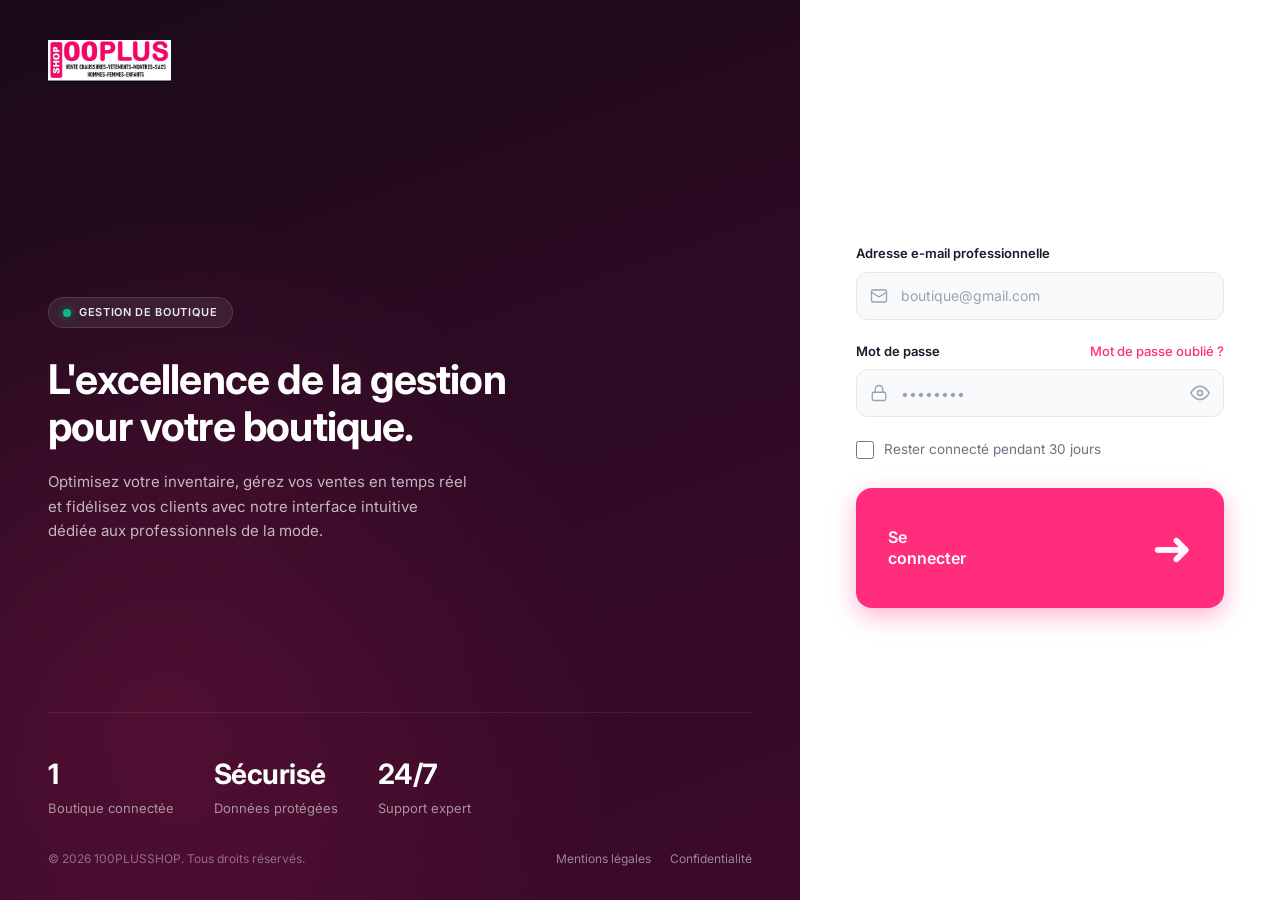
<file: index.html>
<!DOCTYPE html>
<html lang="fr">
<head>
  <meta charset="UTF-8" />
  <meta name="viewport" content="width=device-width, initial-scale=1.0" />
  <title>100PLUSSHOP - Connexion</title>
  <meta name="api-base" content="https://100plusshop-backend-pied.vercel.app/api">
  <meta name="theme-color" content="#FF2D7B" />
  <meta name="mobile-web-app-capable" content="yes" />
  <meta name="apple-mobile-web-app-capable" content="yes" />
  <meta name="apple-mobile-web-app-status-bar-style" content="black-translucent" />
  <meta name="apple-mobile-web-app-title" content="100PLUSSHOP" />
  <link rel="manifest" href="manifest.webmanifest" />
  <link rel="icon" type="image/png" sizes="192x192" href="icons/icon-192.png" />
  <link rel="apple-touch-icon" href="icons/icon-192.png" />

  <link rel="stylesheet" href="style.css" />
  <link rel="preconnect" href="https://fonts.googleapis.com">
  <link rel="preconnect" href="https://fonts.gstatic.com" crossorigin>
  <link href="https://fonts.googleapis.com/css2?family=Inter:wght@400;500;600;700;800&display=swap" rel="stylesheet">
</head>
<body>

  <div class="container">

    <!-- Partie gauche -->
    <div class="left-panel">
      <div class="logo">
        <img src="logo_100plus.jpg.jpeg" alt="100PLUSSHOP" onerror="this.style.display='none'; this.nextElementSibling.style.display='flex'">
        <div class="logo-fallback" style="display:none; align-items:center; gap:8px;">
          <span style="background:#FF2D7B; color:#fff; font-weight:800; font-size:13px; padding:6px 10px; border-radius:6px; letter-spacing:-0.02em;">SHOP<br><span style="font-size:11px; font-weight:600;">00PLUS</span></span>
          <span style="font-weight:700; font-size:18px; letter-spacing:-0.03em;">100PLUSSHOP</span>
        </div>
      </div>

      <div class="content">
        <div class="badge">
          <span class="dot"></span>
          GESTION DE BOUTIQUE
        </div>

        <h1>L'excellence de la gestion pour votre boutique.</h1>

        <p>
          Optimisez votre inventaire, gérez vos ventes en temps réel
          et fidélisez vos clients avec notre interface intuitive dédiée
          aux professionnels de la mode.
        </p>
      </div>

      <div class="stats">
        <div>
          <h2>1</h2>
          <span>Boutique connectée</span>
        </div>
        <div>
          <h2>Sécurisé</h2>
          <span>Données protégées</span>
        </div>
        <div>
          <h2>24/7</h2>
          <span>Support expert</span>
        </div>
      </div>

      <div class="footer-left">
        <span>© 2026 100PLUSSHOP. Tous droits réservés.</span>
        <div>
          <a href="#">Mentions légales</a>
          <a href="#">Confidentialité</a>
        </div>
      </div>
    </div>

    <!-- Partie droite -->
    <div class="right-panel">

      <form id="loginForm" class="login-card" novalidate>

        <div class="field">
          <label for="email">Adresse e-mail professionnelle</label>
          <div class="input-wrapper">
            <svg class="icon-left" viewBox="0 0 24 24" fill="none" stroke="currentColor" stroke-width="1.8" stroke-linecap="round" stroke-linejoin="round">
              <rect x="2" y="4" width="20" height="16" rx="2"/>
              <path d="m22 7-8.97 5.7a1.94 1.94 0 0 1-2.06 0L2 7"/>
            </svg>
            <input type="email" id="email" name="email" placeholder="boutique@gmail.com" required autocomplete="email">
          </div>
        </div>

        <div class="field">
          <div class="label-row">
            <label for="password">Mot de passe</label>
            <a href="#" id="forgotPassword">Mot de passe oublié ?</a>
          </div>
          <div class="input-wrapper">
            <svg class="icon-left" viewBox="0 0 24 24" fill="none" stroke="currentColor" stroke-width="1.8" stroke-linecap="round" stroke-linejoin="round">
              <rect x="3" y="11" width="18" height="11" rx="2" ry="2"/>
              <path d="M7 11V7a5 5 0 0 1 10 0v4"/>
            </svg>
            <input type="password" id="password" name="password" placeholder="••••••••" required autocomplete="current-password">
            <button type="button" class="icon-right" id="togglePassword" aria-label="Afficher le mot de passe" aria-pressed="false">
              <svg id="eyeIcon" viewBox="0 0 24 24" fill="none" stroke="currentColor" stroke-width="1.8" stroke-linecap="round" stroke-linejoin="round">
                <path d="M1 12s4-8 11-8 11 8 11 8-4 8-11 8-11-8-11-8z"/>
                <circle cx="12" cy="12" r="3"/>
              </svg>
            </button>
          </div>
        </div>

        <div class="remember">
          <input type="checkbox" id="remember" name="remember">
          <label for="remember">Rester connecté pendant 30 jours</label>
        </div>

        <button type="submit" class="login-btn" id="submitBtn">
          <span class="btn-text">
            <span>Se</span>
            <span>connecter</span>
          </span>
          <span class="arrow">➜</span>
        </button>
<div id="message" class="message" role="alert"></div>

      </form>

        
      
    </div>
  </div>

  <script src="script.js"></script>
  <script src="js/pwa-register.js?v=6"></script>
</body>
</html>
</file>
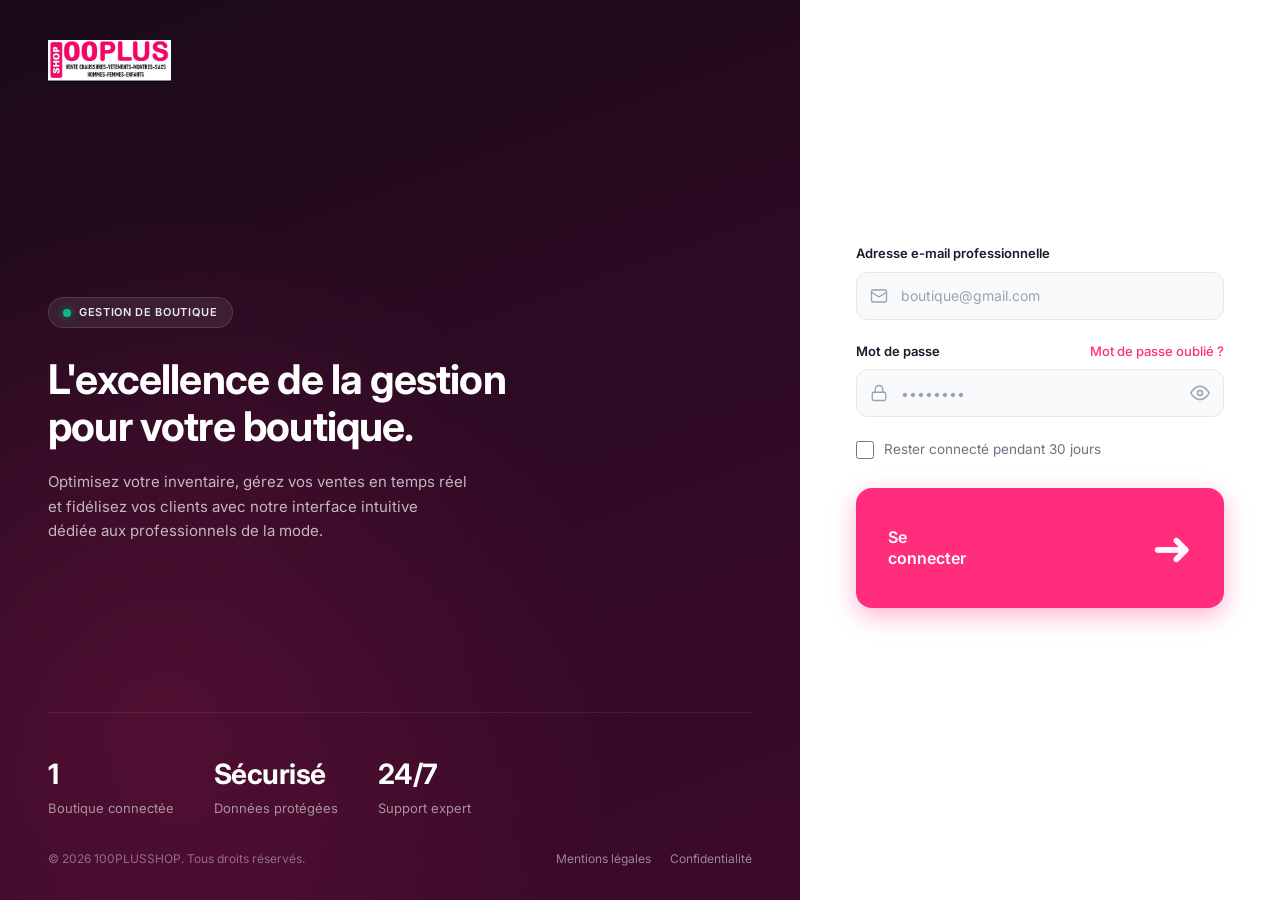
<file: app.html>
<!DOCTYPE html>
<html lang="fr">
<head>
  <meta charset="UTF-8" />
  <meta name="viewport" content="width=device-width, initial-scale=1.0, viewport-fit=cover" />
  <title>100PLUSSHOP — Application</title>
  <meta name="api-base" content="https://100plusshop-backend-pied.vercel.app/api">
  <meta name="theme-color" content="#FF2D7B" />
  <meta name="mobile-web-app-capable" content="yes" />
  <meta name="apple-mobile-web-app-capable" content="yes" />
  <meta name="apple-mobile-web-app-status-bar-style" content="black-translucent" />
  <meta name="apple-mobile-web-app-title" content="100PLUSSHOP" />
  <link rel="manifest" href="manifest.webmanifest" />
  <link rel="icon" type="image/png" sizes="192x192" href="icons/icon-192.png" />
  <link rel="apple-touch-icon" href="icons/icon-192.png" />

  <link rel="stylesheet" href="css/app.css" />
  <link href="https://fonts.googleapis.com/css2?family=Inter:wght@400;500;600;700;800&display=swap" rel="stylesheet">
</head>
<body>
  <div class="sidebar-overlay" id="sidebarOverlay" aria-hidden="true"></div>
  <div class="app-layout">
    <aside class="sidebar" id="sidebar">
      <div class="sidebar-brand">
        <span class="brand-badge">100+</span>
        <span class="brand-name">100PLUSSHOP</span>
        <button type="button" class="sidebar-close" id="btnCloseSidebar" aria-label="Fermer le menu">
          <svg width="20" height="20" viewBox="0 0 24 24" fill="none" stroke="currentColor" stroke-width="2"><path d="M18 6L6 18M6 6l12 12"/></svg>
        </button>
      </div>
      <nav class="sidebar-nav">
        <a href="#" class="nav-item active" data-page="dashboard">
          <span class="nav-icon"><svg viewBox="0 0 24 24" fill="none" stroke="currentColor" stroke-width="2"><rect x="3" y="3" width="7" height="7" rx="1"/><rect x="14" y="3" width="7" height="7" rx="1"/><rect x="3" y="14" width="7" height="7" rx="1"/><rect x="14" y="14" width="7" height="7" rx="1"/></svg></span>
          Tableau de bord
        </a>
        <a href="#" class="nav-item" data-page="produits">
          <span class="nav-icon"><svg viewBox="0 0 24 24" fill="none" stroke="currentColor" stroke-width="2"><path d="M21 16V8a2 2 0 0 0-1-1.73l-7-4a2 2 0 0 0-2 0l-7 4A2 2 0 0 0 3 8v8a2 2 0 0 0 1 1.73l7 4a2 2 0 0 0 2 0l7-4A2 2 0 0 0 21 16z"/><path d="M3.27 6.96L12 12.01l8.73-5.05M12 22.08V12"/></svg></span>
          Produits
        </a>

               <a href="#" class="nav-item" data-page="marques">
          <span class="nav-icon">
            <svg viewBox="0 0 24 24" fill="none" stroke="currentColor" stroke-width="2" stroke-linecap="round" stroke-linejoin="round">
              <path d="M20.59 13.41l-7.17 7.17a2 2 0 0 1-2.83 0L2 12V2h10l8.59 8.59a2 2 0 0 1 0 2.82z"/>
              <line x1="7" y1="7" x2="7.01" y2="7"/>
            </svg>
          </span>
          <span class="nav-label">Marques</span>
        </a>
        <a href="#" class="nav-item" data-page="categories">
          <span class="nav-icon">
            <svg viewBox="0 0 24 24" fill="none" stroke="currentColor" stroke-width="2" stroke-linecap="round" stroke-linejoin="round">
              <path d="M22 19a2 2 0 0 1-2 2H4a2 2 0 0 1-2-2V5a2 2 0 0 1 2-2h5l2 3h9a2 2 0 0 1 2 2z"/>
            </svg>
          </span>
          <span class="nav-label">Catégories</span>
        </a>

        <a href="#" class="nav-item" data-page="pos">
          <span class="nav-icon"><svg viewBox="0 0 24 24" fill="none" stroke="currentColor" stroke-width="2"><circle cx="9" cy="21" r="1"/><circle cx="20" cy="21" r="1"/><path d="M1 1h4l2.68 13.39a2 2 0 0 0 2 1.61h9.72a2 2 0 0 0 2-1.61L23 6H6"/></svg></span>
          Point de vente
        </a>
        <a href="#" class="nav-item" data-page="ventes">
          <span class="nav-icon"><svg viewBox="0 0 24 24" fill="none" stroke="currentColor" stroke-width="2"><path d="M3 3v18h18"/><path d="M7 16l4-8 4 4 5-7"/></svg></span>
          Historique des ventes
        </a>
        <a href="#" class="nav-item" data-page="clients">
          <span class="nav-icon"><svg viewBox="0 0 24 24" fill="none" stroke="currentColor" stroke-width="2"><path d="M17 21v-2a4 4 0 0 0-4-4H5a4 4 0 0 0-4 4v2"/><circle cx="9" cy="7" r="4"/><path d="M23 21v-2a4 4 0 0 0-3-3.87M16 3.13a4 4 0 0 1 0 7.75"/></svg></span>
          Clients
        </a>
        <a href="#" class="nav-item" data-page="stocks">
          <span class="nav-icon"><svg viewBox="0 0 24 24" fill="none" stroke="currentColor" stroke-width="2"><path d="M21 8a2 2 0 0 0-1-1.73l-7-4a2 2 0 0 0-2 0l-7 4A2 2 0 0 0 3 8v8a2 2 0 0 0 1 1.73l7 4a2 2 0 0 0 2 0l7-4A2 2 0 0 0 21 16z"/></svg></span>
          Stocks
        </a>
        <a href="#" class="nav-item" data-page="factures">
          <span class="nav-icon"><svg viewBox="0 0 24 24" fill="none" stroke="currentColor" stroke-width="2"><path d="M14 2H6a2 2 0 0 0-2 2v16a2 2 0 0 0 2 2h12a2 2 0 0 0 2-2V8z"/><path d="M14 2v6h6M16 13H8M16 17H8M10 9H8"/></svg></span>
          Factures
        </a>
        <a href="#" class="nav-item" data-page="depenses">
          <span class="nav-icon"><svg viewBox="0 0 24 24" fill="none" stroke="currentColor" stroke-width="2"><path d="M12 1v22M17 5H9.5a3.5 3.5 0 0 0 0 7h5a3.5 3.5 0 0 1 0 7H6"/></svg></span>
          Dépenses
        </a>
        <a href="#" class="nav-item" data-page="rapports">
          <span class="nav-icon"><svg viewBox="0 0 24 24" fill="none" stroke="currentColor" stroke-width="2"><path d="M18 20V10M12 20V4M6 20v-6"/></svg></span>
          Rapports
        </a>
        <a href="#" class="nav-item" data-page="fournisseurs">
          <span class="nav-icon"><svg viewBox="0 0 24 24" fill="none" stroke="currentColor" stroke-width="2"><path d="M3 9l9-7 9 7v11a2 2 0 0 1-2 2H5a2 2 0 0 1-2-2z"/><path d="M9 22V12h6v10"/></svg></span>
          Fournisseurs
        </a>
        <a href="#" class="nav-item" data-page="achats">
          <span class="nav-icon"><svg viewBox="0 0 24 24" fill="none" stroke="currentColor" stroke-width="2"><path d="M21 16V8a2 2 0 0 0-1-1.73l-7-4a2 2 0 0 0-2 0l-7 4A2 2 0 0 0 3 8v8a2 2 0 0 0 1 1.73l7 4a2 2 0 0 0 2 0l7-4A2 2 0 0 0 21 16z"/></svg></span>
          Achats
        </a>
        <a href="#" class="nav-item" data-page="promotions">
          <span class="nav-icon"><svg viewBox="0 0 24 24" fill="none" stroke="currentColor" stroke-width="2"><path d="M20.59 13.41l-7.17 7.17a2 2 0 0 1-2.83 0L2 12V2h10l8.59 8.59a2 2 0 0 1 0 2.82z"/><line x1="7" y1="7" x2="7.01" y2="7"/></svg></span>
          Promotions
        </a>
      </nav>
      <div class="sidebar-footer">
        <a href="#" class="nav-item" data-page="utilisateurs" id="navUsers">
          <span class="nav-icon"><svg viewBox="0 0 24 24" fill="none" stroke="currentColor" stroke-width="2"><circle cx="12" cy="12" r="3"/><path d="M12 1v2M12 21v2M4.22 4.22l1.42 1.42M18.36 18.36l1.42 1.42M1 12h2M21 12h2M4.22 19.78l1.42-1.42M18.36 5.64l1.42-1.42"/></svg></span>
          Utilisateurs
        </a>
        <a href="#" class="nav-item" data-page="journal">
          <span class="nav-icon">📋</span>
          <span class="nav-label">Journal</span>
        </a>
        <a href="#" class="nav-item" data-page="corbeille">
          <span class="nav-icon">🗑️</span>
          <span class="nav-label">Corbeille</span>
        </a>
        <a href="#" class="nav-item logout" id="btnLogout">
          <span class="nav-icon"><svg viewBox="0 0 24 24" fill="none" stroke="currentColor" stroke-width="2"><path d="M9 21H5a2 2 0 0 1-2-2V5a2 2 0 0 1 2-2h4M16 17l5-5-5-5M21 12H9"/></svg></span>
          Déconnexion
        </a>
      </div>
    </aside>
    <div class="main">
      <header class="topbar">
        <div class="topbar-left">
          <button type="button" class="menu-toggle" id="btnOpenSidebar" aria-label="Ouvrir le menu">
            <svg width="22" height="22" viewBox="0 0 24 24" fill="none" stroke="currentColor" stroke-width="2"><path d="M3 12h18M3 6h18M3 18h18"/></svg>
          </button>
          <div class="breadcrumb" id="breadcrumb">Tableau de bord</div>
        </div>
        <div class="topbar-right">
          
          <div class="user-chip" id="userChip">—</div>
        </div>
      </header>
      <main class="content" id="pageContent">
        <div class="loading-state">Chargement…</div>
      </main>
    </div>
  </div>
  <script src="js/api.js"></script>
  <script src="js/pagination.js"></script>
  <script src="js/pages/dashboard.js"></script>
  <script src="js/pages/produits.js"></script>
  <script src="js/pages/marque.js"></script>
  <script src="js/pages/categorie.js"></script>
  <script src="js/pages/ventes.js"></script>
  <script src="js/pages/clients.js"></script>
  <script src="js/pages/stocks.js"></script>
  <script src="js/pages/factures.js"></script>
  <script src="js/pages/pos.js"></script>
  <script src="js/pages/depenses.js"></script>
  <script src="js/pages/rapports.js"></script>
  <script src="js/pages/fournisseurs.js"></script>
  <script src="js/pages/achats.js"></script>
  <script src="js/pages/promotions.js"></script>
  <script src="js/pages/utilisateurs.js"></script>
  <script src="js/pages/journal.js"></script>
  <script src="js/pages/corbeille.js"></script>
  <script src="js/app.js"></script>
  <script src="js/pwa-register.js?v=6"></script>
</body>
</html>
</file>
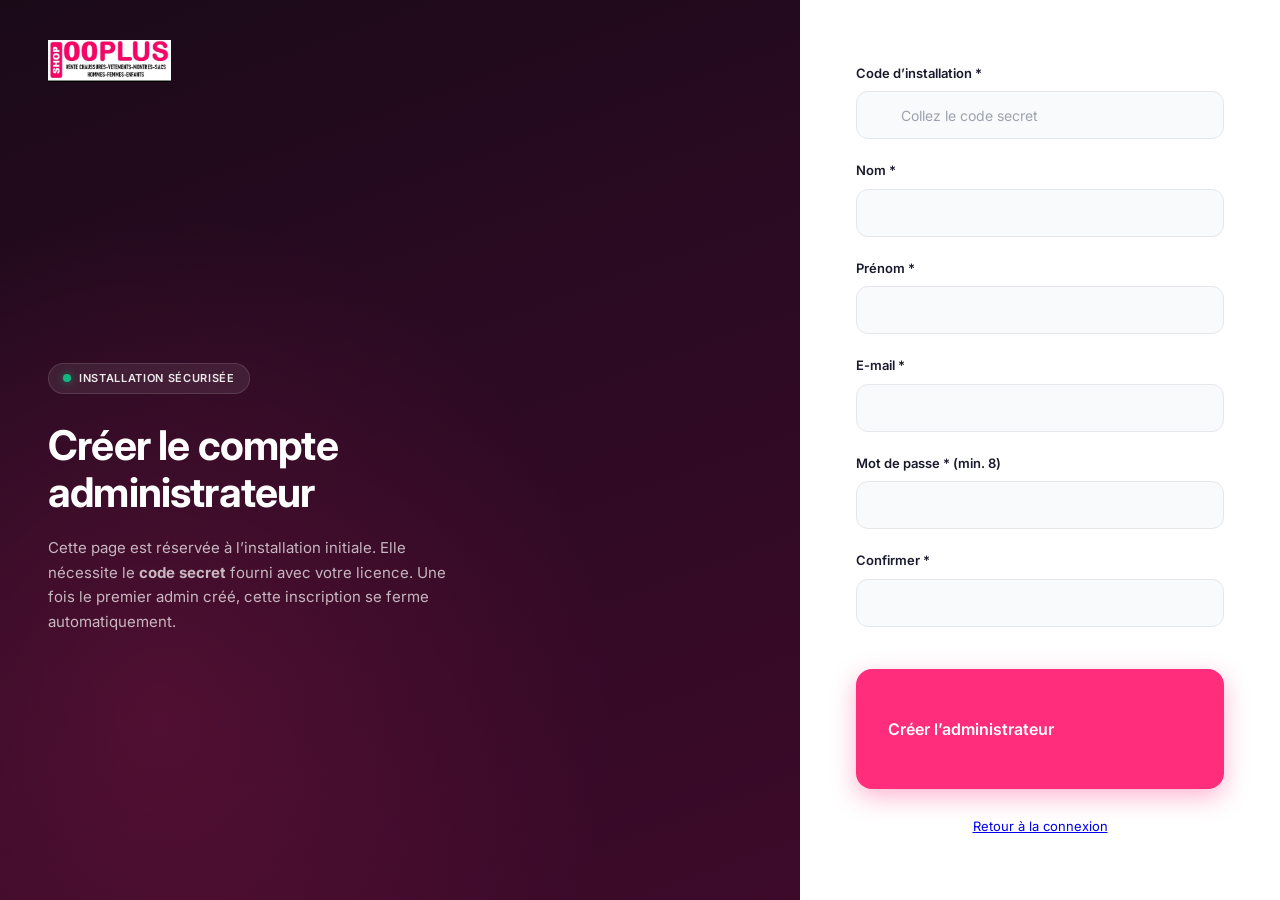
<file: inscription-admin.html>
<!DOCTYPE html>
<html lang="fr">
<head>
  <meta charset="UTF-8" />
  <meta name="viewport" content="width=device-width, initial-scale=1.0" />
  <title>100PLUSSHOP — Installation admin</title>
  <meta name="api-base" content="https://100plusshop-backend-pied.vercel.app/api" />
  <meta name="theme-color" content="#FF2D7B" />
  <meta name="mobile-web-app-capable" content="yes" />
  <meta name="apple-mobile-web-app-capable" content="yes" />
  <meta name="apple-mobile-web-app-status-bar-style" content="black-translucent" />
  <meta name="apple-mobile-web-app-title" content="100PLUSSHOP" />
  <link rel="manifest" href="manifest.webmanifest" />
  <link rel="icon" type="image/png" sizes="192x192" href="icons/icon-192.png" />
  <link rel="apple-touch-icon" href="icons/icon-192.png" />

  <link rel="stylesheet" href="style.css" />
  <link href="https://fonts.googleapis.com/css2?family=Inter:wght@400;500;600;700;800&display=swap" rel="stylesheet">
</head>
<body>
  <div class="container">
    <div class="left-panel">
      <div class="logo">
        <img src="logo_100plus.jpg.jpeg" alt="100PLUSSHOP" onerror="this.style.display='none'">
      </div>
      <div class="content">
        <div class="badge"><span class="dot"></span> INSTALLATION SÉCURISÉE</div>
        <h1>Créer le compte administrateur</h1>
        <p>
          Cette page est réservée à l’installation initiale.
          Elle nécessite le <strong>code secret</strong> fourni avec votre licence.
          Une fois le premier admin créé, cette inscription se ferme automatiquement.
        </p>
      </div>
    </div>
    <div class="right-panel">
      <form id="adminSetupForm" class="login-card" novalidate>
        <div class="field">
          <label for="setupToken">Code d’installation *</label>
          <div class="input-wrapper">
            <input type="password" id="setupToken" name="setupToken" required autocomplete="off" placeholder="Collez le code secret" />
          </div>
        </div>
        <div class="field">
          <label for="nom">Nom *</label>
          <div class="input-wrapper">
            <input type="text" id="nom" required autocomplete="family-name" />
          </div>
        </div>
        <div class="field">
          <label for="prenom">Prénom *</label>
          <div class="input-wrapper">
            <input type="text" id="prenom" required autocomplete="given-name" />
          </div>
        </div>
        <div class="field">
          <label for="email">E-mail *</label>
          <div class="input-wrapper">
            <input type="email" id="email" required autocomplete="email" />
          </div>
        </div>
        <div class="field">
          <label for="password">Mot de passe * (min. 8)</label>
          <div class="input-wrapper">
            <input type="password" id="password" required minlength="8" autocomplete="new-password" />
          </div>
        </div>
        <div class="field">
          <label for="passwordConfirm">Confirmer *</label>
          <div class="input-wrapper">
            <input type="password" id="passwordConfirm" required minlength="8" autocomplete="new-password" />
          </div>
        </div>
        <div id="message" class="message" role="alert"></div>
        <button type="submit" class="login-btn" id="submitBtn">Créer l’administrateur</button>
        <p style="margin-top:16px;font-size:13px;text-align:center;">
          <a href="index.html">Retour à la connexion</a>
        </p>
      </form>
    </div>
  </div>
  <script src="script-inscription-admin.js"></script>

  <script>
    if ('serviceWorker' in navigator) {
      window.addEventListener('load', function () {
        navigator.serviceWorker.register('./sw.js').then(function (reg) {
          console.log('[PWA] SW enregistré', reg.scope);
          reg.addEventListener('updatefound', function () {
            var nw = reg.installing;
            if (!nw) return;
            nw.addEventListener('statechange', function () {
              if (nw.state === 'installed' && navigator.serviceWorker.controller) {
                console.log('[PWA] Nouvelle version disponible — rechargez la page');
              }
            });
          });
        }).catch(function (err) {
          console.warn('[PWA] SW échec', err);
        });
      });
    }
  </script>
</body>
</html>
</file>
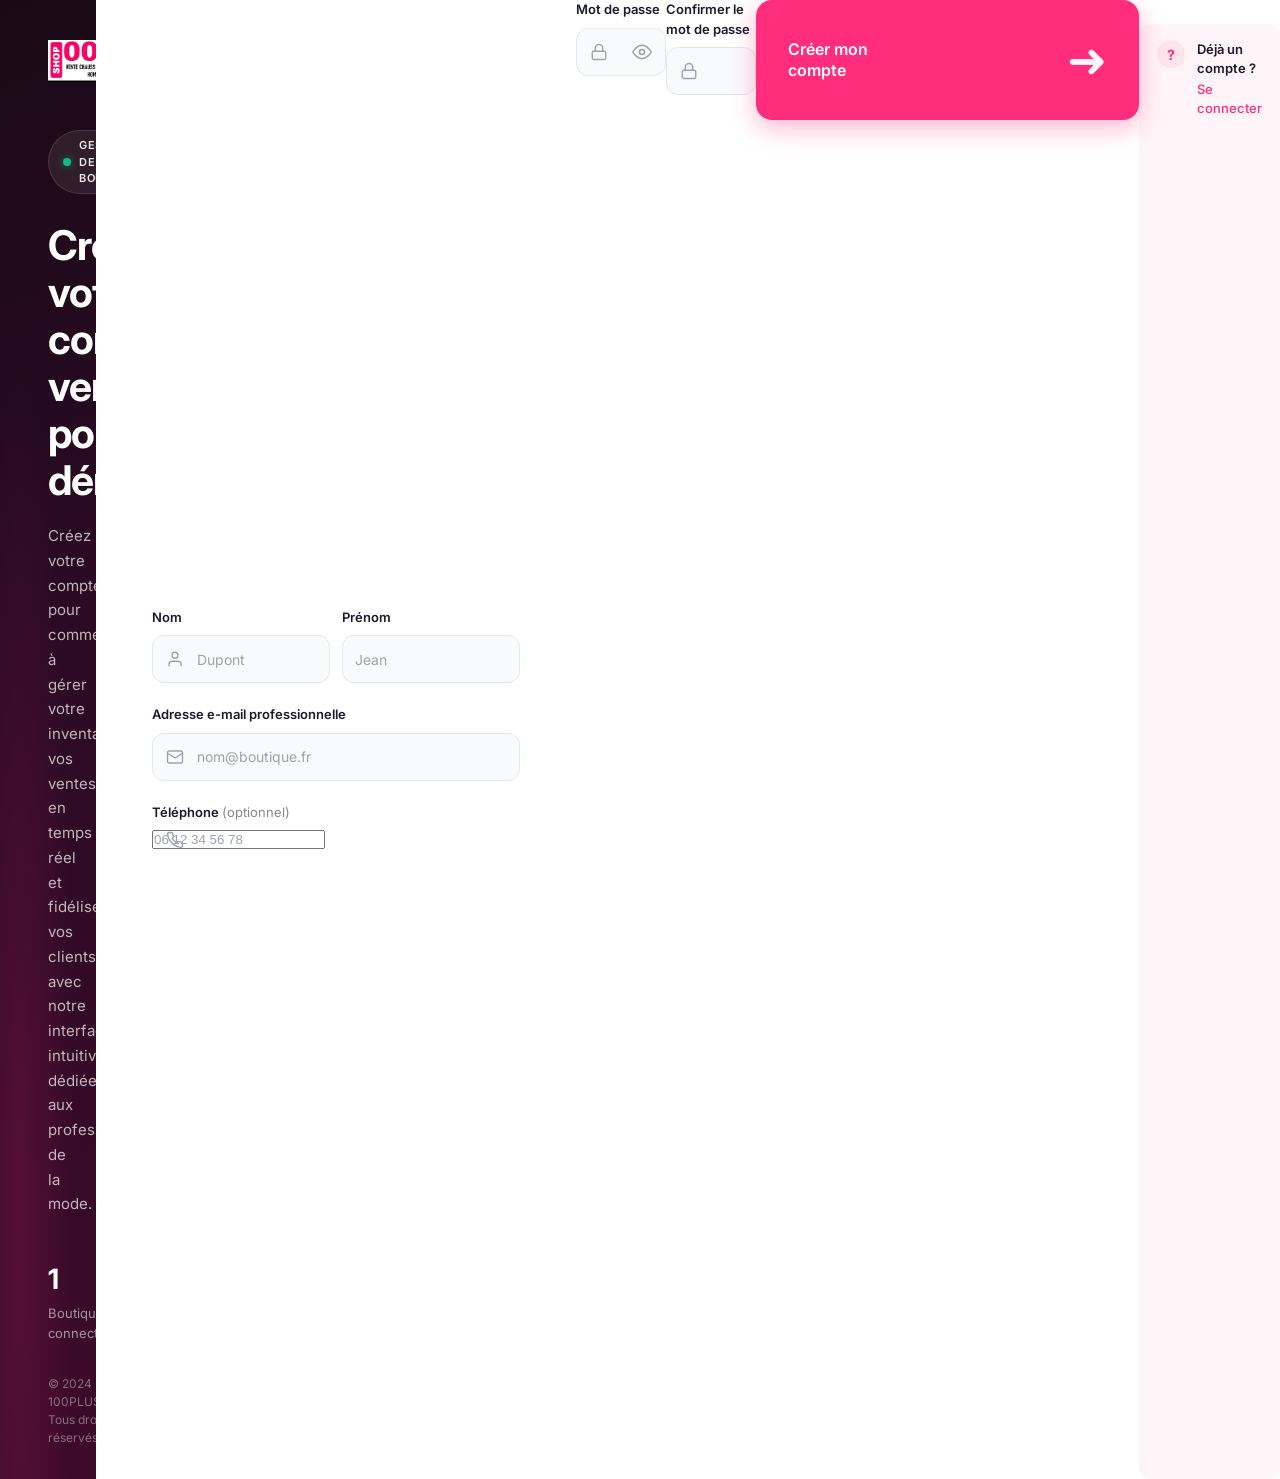
<file: inscription.html>
<!DOCTYPE html>
<html lang="fr">
<head>
  <meta charset="UTF-8" />
  <meta name="viewport" content="width=device-width, initial-scale=1.0" />
  <title>100PLUSSHOP - Inscription</title>
  <meta name="api-base" content="https://100plusshop-backend-pied.vercel.app/api" />
  <meta name="theme-color" content="#FF2D7B" />
  <meta name="mobile-web-app-capable" content="yes" />
  <meta name="apple-mobile-web-app-capable" content="yes" />
  <meta name="apple-mobile-web-app-status-bar-style" content="black-translucent" />
  <meta name="apple-mobile-web-app-title" content="100PLUSSHOP" />
  <link rel="manifest" href="manifest.webmanifest" />
  <link rel="icon" type="image/png" sizes="192x192" href="icons/icon-192.png" />
  <link rel="apple-touch-icon" href="icons/icon-192.png" />

  <link rel="stylesheet" href="style.css" />
  <link rel="preconnect" href="https://fonts.googleapis.com">
  <link rel="preconnect" href="https://fonts.gstatic.com" crossorigin>
  <link href="https://fonts.googleapis.com/css2?family=Inter:wght@400;500;600;700;800&display=swap" rel="stylesheet">
</head>
<body>

  <div class="container">

    <!-- Partie gauche -->
    <div class="left-panel">
      <div class="logo">
        <img src="logo_100plus.jpg.jpeg" alt="100PLUSSHOP" onerror="this.style.display='none'; this.nextElementSibling.style.display='flex'">
        <div class="logo-fallback" style="display:none; align-items:center; gap:8px;">
          <span style="background:#FF2D7B; color:#fff; font-weight:800; font-size:13px; padding:6px 10px; border-radius:6px; letter-spacing:-0.02em;">SHOP<br><span style="font-size:11px; font-weight:600;">00PLUS</span></span>
          <span style="font-weight:700; font-size:18px; letter-spacing:-0.03em;">100PLUSSHOP</span>
        </div>
      </div>

      <div class="content">
        <div class="badge">
          <span class="dot"></span>
          GESTION DE BOUTIQUE
        </div>

        <h1>Créez votre compte vendeur pour démarrer.</h1>

        <p>
          Créez votre compte pour commencer à gérer votre inventaire,
          vos ventes en temps réel et fidéliser vos clients avec notre
          interface intuitive dédiée aux professionnels de la mode.
        </p>
      </div>

      <div class="stats">
        <div>
          <h2>1</h2>
          <span>Boutique connectée</span>
        </div>
        <div>
          <h2>Sécurisé</h2>
          <span>Données protégées</span>
        </div>
        <div>
          <h2>24/7</h2>
          <span>Support expert</span>
        </div>
      </div>

      <div class="footer-left">
        <span>© 2024 100PLUSSHOP. Tous droits réservés.</span>
        <div>
          <a href="#">Mentions légales</a>
          <a href="#">Confidentialité</a>
        </div>
      </div>
    </div>

    <!-- Partie droite -->
    <div class="right-panel">

      <form id="registerForm" class="login-card" novalidate>

        <div class="form-grid" style="display:grid;grid-template-columns:1fr 1fr;gap:12px;">
          <div class="field">
            <label for="nom">Nom</label>
            <div class="input-wrapper">
              <svg class="icon-left" viewBox="0 0 24 24" fill="none" stroke="currentColor" stroke-width="1.8" stroke-linecap="round" stroke-linejoin="round">
                <path d="M20 21v-2a4 4 0 0 0-4-4H8a4 4 0 0 0-4 4v2"/>
                <circle cx="12" cy="7" r="4"/>
              </svg>
              <input type="text" id="nom" name="nom" placeholder="Dupont" required autocomplete="family-name">
            </div>
          </div>

          <div class="field">
            <label for="prenom">Prénom</label>
            <div class="input-wrapper">
              <input type="text" id="prenom" name="prenom" placeholder="Jean" required autocomplete="given-name" style="padding-left:12px;">
            </div>
          </div>
        </div>

        <div class="field">
          <label for="email">Adresse e-mail professionnelle</label>
          <div class="input-wrapper">
            <svg class="icon-left" viewBox="0 0 24 24" fill="none" stroke="currentColor" stroke-width="1.8" stroke-linecap="round" stroke-linejoin="round">
              <rect x="2" y="4" width="20" height="16" rx="2"/>
              <path d="m22 7-8.97 5.7a1.94 1.94 0 0 1-2.06 0L2 7"/>
            </svg>
            <input type="email" id="email" name="email" placeholder="nom@boutique.fr" required autocomplete="email">
          </div>
        </div>

        <div class="field">
          <label for="telephone">Téléphone <span style="color:var(--muted,#888);font-weight:400;">(optionnel)</span></label>
          <div class="input-wrapper">
            <svg class="icon-left" viewBox="0 0 24 24" fill="none" stroke="currentColor" stroke-width="1.8" stroke-linecap="round" stroke-linejoin="round">
              <path d="M22 16.92v3a2 2 0 0 1-2.18 2 19.79 19.79 0 0 1-8.63-3.07 19.5 19.5 0 0 1-6-6 19.79 19.79 0 0 1-3.07-8.67A2 2 0 0 1 4.11 2h3a2 2 0 0 1 2 1.72c.127.96.362 1.903.7 2.81a2 2 0 0 1-.45 2.11L8.09 9.91a16 16 0 0 0 6 6l1.27-1.27a2 2 0 0 1 2.11-.45c.907.338 1.85.573 2.81.7A2 2 0 0 1 22 16.92z"/>
            </svg>
            <input type="tel" id="telephone" name="telephone" placeholder="06 12 34 56 78" autocomplete="tel">
          </div>
        </div>

        
        </div>

        <div class="field">
          <label for="password">Mot de passe</label>
          <div class="input-wrapper">
            <svg class="icon-left" viewBox="0 0 24 24" fill="none" stroke="currentColor" stroke-width="1.8" stroke-linecap="round" stroke-linejoin="round">
              <rect x="3" y="11" width="18" height="11" rx="2" ry="2"/>
              <path d="M7 11V7a5 5 0 0 1 10 0v4"/>
            </svg>
            <input type="password" id="password" name="password" placeholder="8 caractères minimum" required autocomplete="new-password" minlength="8">
            <button type="button" class="icon-right" id="togglePassword" aria-label="Afficher le mot de passe">
              <svg id="eyeIcon" viewBox="0 0 24 24" fill="none" stroke="currentColor" stroke-width="1.8" stroke-linecap="round" stroke-linejoin="round">
                <path d="M1 12s4-8 11-8 11 8 11 8-4 8-11 8-11-8-11-8z"/>
                <circle cx="12" cy="12" r="3"/>
              </svg>
            </button>
          </div>
        </div>

        <div class="field">
          <label for="passwordConfirm">Confirmer le mot de passe</label>
          <div class="input-wrapper">
            <svg class="icon-left" viewBox="0 0 24 24" fill="none" stroke="currentColor" stroke-width="1.8" stroke-linecap="round" stroke-linejoin="round">
              <rect x="3" y="11" width="18" height="11" rx="2" ry="2"/>
              <path d="M7 11V7a5 5 0 0 1 10 0v4"/>
            </svg>
            <input type="password" id="passwordConfirm" name="passwordConfirm" placeholder="••••••••" required autocomplete="new-password" minlength="8">
          </div>
        </div>

        <button type="submit" class="login-btn" id="submitBtn">
          <span class="btn-text">
            <span>Créer mon</span>
            <span>compte</span>
          </span>
          <span class="arrow">➜</span>
        </button>

        <div id="message" class="message" role="alert"></div>

        <div class="help-box">
          <div class="help-icon">?</div>
          <div class="help-content">
            <strong>Déjà un compte ?</strong>
            <a href="index.html">Se connecter</a>
          </div>
        </div>

      </form>
    </div>
  </div>

  <script src="script-inscription.js"></script>

  <script>
    if ('serviceWorker' in navigator) {
      window.addEventListener('load', function () {
        navigator.serviceWorker.register('./sw.js').then(function (reg) {
          console.log('[PWA] SW enregistré', reg.scope);
          reg.addEventListener('updatefound', function () {
            var nw = reg.installing;
            if (!nw) return;
            nw.addEventListener('statechange', function () {
              if (nw.state === 'installed' && navigator.serviceWorker.controller) {
                console.log('[PWA] Nouvelle version disponible — rechargez la page');
              }
            });
          });
        }).catch(function (err) {
          console.warn('[PWA] SW échec', err);
        });
      });
    }
  </script>
</body>
</html>
</file>
<file: style.css>
/* ============================================
   100PLUSSHOP - Login Page
   Charte graphique fidèle à la maquette
   ============================================ */

:root {
  --primary: #FF2D7B;
  --primary-hover: #E91E6B;
  --primary-dark: #C4185A;
  --dark-bg: #0D0A12;
  --dark-gradient-start: #1A0A18;
  --dark-gradient-end: #3D0A2A;
  --text-white: #FFFFFF;
  --text-muted: #A0A0B0;
  --text-dark: #1A1A2E;
  --text-secondary: #6B7280;
  --border: #E5E7EB;
  --input-bg: #F9FAFB;
  --success: #10B981;
  --danger: #EF4444;
  --radius: 12px;
  --radius-sm: 8px;
  --radius-pill: 9999px;
  --shadow: 0 4px 24px rgba(0, 0, 0, 0.06);
  --font: 'Inter', -apple-system, BlinkMacSystemFont, 'Segoe UI', sans-serif;
}

*,
*::before,
*::after {
  box-sizing: border-box;
  margin: 0;
  padding: 0;
}

html, body {
  height: 100%;
  font-family: var(--font);
  font-size: 15px;
  line-height: 1.5;
  color: var(--text-dark);
  background: #fff;
  -webkit-font-smoothing: antialiased;
}

/* ========== LAYOUT ========== */
.container {
  display: flex;
  min-height: 100vh;
  width: 100%;
}

/* ========== LEFT PANEL ========== */
.left-panel {
  flex: 1;
  background: linear-gradient(160deg, var(--dark-gradient-start) 0%, #2A0A22 40%, var(--dark-gradient-end) 100%);
  color: var(--text-white);
  display: flex;
  flex-direction: column;
  padding: 40px 48px 32px;
  position: relative;
  overflow: hidden;
}

.left-panel::before {
  content: '';
  position: absolute;
  inset: 0;
  background: radial-gradient(ellipse at 20% 80%, rgba(255, 45, 123, 0.15) 0%, transparent 50%);
  pointer-events: none;
}

.logo {
  position: relative;
  z-index: 1;
  margin-bottom: 48px;
}

.logo img {
  height: 42px;
  width: auto;
  display: block;
}

/* Fallback logo text if image missing */
.logo::after {
  content: none;
}

.content {
  position: relative;
  z-index: 1;
  flex: 1;
  display: flex;
  flex-direction: column;
  justify-content: center;
  max-width: 480px;
}

.badge {
  display: inline-flex;
  align-items: center;
  gap: 8px;
  background: rgba(255, 255, 255, 0.08);
  border: 1px solid rgba(255, 255, 255, 0.12);
  border-radius: var(--radius-pill);
  padding: 6px 14px;
  font-size: 11px;
  font-weight: 600;
  letter-spacing: 0.06em;
  text-transform: uppercase;
  color: rgba(255, 255, 255, 0.9);
  width: fit-content;
  margin-bottom: 28px;
}

.badge .dot {
  width: 8px;
  height: 8px;
  border-radius: 50%;
  background: var(--success);
  box-shadow: 0 0 8px rgba(16, 185, 129, 0.6);
  flex-shrink: 0;
}

.content h1 {
  font-size: clamp(28px, 3.2vw, 42px);
  font-weight: 700;
  line-height: 1.15;
  letter-spacing: -0.02em;
  margin-bottom: 20px;
  color: #fff;
}

.content p {
  font-size: 15px;
  line-height: 1.65;
  color: rgba(255, 255, 255, 0.7);
  max-width: 420px;
}

/* Stats */
.stats {
  position: relative;
  z-index: 1;
  display: flex;
  gap: 40px;
  margin-top: auto;
  padding-top: 40px;
  border-top: 1px solid rgba(255, 255, 255, 0.08);
}

.stats > div {
  display: flex;
  flex-direction: column;
  gap: 4px;
}

.stats h2 {
  font-size: 28px;
  font-weight: 700;
  letter-spacing: -0.02em;
  color: #fff;
}

.stats span {
  font-size: 13px;
  color: rgba(255, 255, 255, 0.55);
  font-weight: 400;
}

/* Footer left */
.footer-left {
  position: relative;
  z-index: 1;
  display: flex;
  justify-content: space-between;
  align-items: center;
  margin-top: 32px;
  font-size: 12px;
  color: rgba(255, 255, 255, 0.4);
}

.footer-left a {
  color: rgba(255, 255, 255, 0.5);
  text-decoration: none;
  margin-left: 16px;
  transition: color 0.2s;
}

.footer-left a:hover {
  color: rgba(255, 255, 255, 0.85);
}

/* ========== RIGHT PANEL ========== */
.right-panel {
  flex: 0 0 480px;
  max-width: 520px;
  width: 100%;
  background: #fff;
  display: flex;
  flex-direction: column;
  justify-content: center;
  padding: 48px 56px;
  position: relative;
}

.login-card {
  width: 100%;
  max-width: 380px;
  margin: 0 auto;
}

/* Fields */
.field {
  margin-bottom: 22px;
}

.field label {
  display: block;
  font-size: 13px;
  font-weight: 600;
  color: var(--text-dark);
  margin-bottom: 8px;
}

.label-row {
  display: flex;
  justify-content: space-between;
  align-items: center;
  margin-bottom: 8px;
}

.label-row label {
  margin-bottom: 0;
}

.label-row a {
  font-size: 13px;
  font-weight: 500;
  color: var(--primary);
  text-decoration: none;
  transition: opacity 0.2s;
}

.label-row a:hover {
  opacity: 0.8;
}

/* Input with icons */
.input-wrapper {
  position: relative;
  display: flex;
  align-items: center;
}

.input-wrapper .icon-left {
  position: absolute;
  left: 14px;
  width: 18px;
  height: 18px;
  color: #9CA3AF;
  pointer-events: none;
  z-index: 1;
}

.input-wrapper .icon-right {
  position: absolute;
  right: 14px;
  width: 20px;
  height: 20px;
  color: #9CA3AF;
  cursor: pointer;
  background: none;
  border: none;
  padding: 0;
  display: flex;
  align-items: center;
  justify-content: center;
  transition: color 0.2s;
}

.input-wrapper .icon-right:hover {
  color: var(--text-dark);
}

.field input[type="email"],
.field input[type="password"],
.field input[type="text"] {
  width: 100%;
  height: 48px;
  padding: 0 44px 0 44px;
  border: 1px solid var(--border);
  border-radius: var(--radius);
  background: var(--input-bg);
  font-family: var(--font);
  font-size: 14px;
  color: var(--text-dark);
  transition: border-color 0.2s, box-shadow 0.2s, background 0.2s;
  outline: none;
}

.field input:focus {
  border-color: var(--primary);
  background: #fff;
  box-shadow: 0 0 0 3px rgba(255, 45, 123, 0.12);
}

.field input::placeholder {
  color: #9CA3AF;
}

/* Remember */
.remember {
  display: flex;
  align-items: center;
  gap: 10px;
  margin-bottom: 28px;
}

.remember input[type="checkbox"] {
  width: 18px;
  height: 18px;
  accent-color: var(--primary);
  cursor: pointer;
  border-radius: 4px;
}

.remember label {
  font-size: 13.5px;
  color: var(--text-secondary);
  cursor: pointer;
  user-select: none;
}

/* Login button - big pink square style */
.login-btn {
  width: 100%;
  height: 120px;
  background: var(--primary);
  border: none;
  border-radius: 16px;
  color: #fff;
  font-family: var(--font);
  font-size: 16px;
  font-weight: 600;
  cursor: pointer;
  display: flex;
  align-items: center;
  justify-content: space-between;
  padding: 0 32px;
  position: relative;
  overflow: hidden;
  transition: background 0.25s, transform 0.15s, box-shadow 0.25s;
  box-shadow: 0 8px 24px rgba(255, 45, 123, 0.35);
  margin-bottom: 28px;
}

.login-btn:hover {
  background: var(--primary-hover);
  box-shadow: 0 10px 28px rgba(255, 45, 123, 0.45);
  transform: translateY(-1px);
}

.login-btn:active {
  transform: translateY(0);
}

.login-btn:disabled {
  opacity: 0.7;
  cursor: not-allowed;
  transform: none;
}

.login-btn .btn-text {
  display: flex;
  flex-direction: column;
  align-items: flex-start;
  line-height: 1.3;
}

.login-btn .arrow {
  font-size: 48px;
  font-weight: 300;
  line-height: 1;
  opacity: 0.95;
}

/* Divider */
.divider {
  display: flex;
  align-items: center;
  gap: 16px;
  margin-bottom: 20px;
  color: #9CA3AF;
  font-size: 11px;
  font-weight: 600;
  letter-spacing: 0.08em;
  text-transform: uppercase;
}

.divider::before,
.divider::after {
  content: '';
  flex: 1;
  height: 1px;
  background: var(--border);
}

/* Socials */
.socials {
  display: flex;
  gap: 12px;
  margin-bottom: 28px;
}

.social-btn {
  flex: 1;
  height: 44px;
  border: 1px solid var(--border);
  border-radius: var(--radius);
  background: #fff;
  font-family: var(--font);
  font-size: 13.5px;
  font-weight: 500;
  color: var(--text-dark);
  cursor: pointer;
  display: flex;
  align-items: center;
  justify-content: center;
  gap: 8px;
  transition: background 0.2s, border-color 0.2s, box-shadow 0.2s;
}

.social-btn:hover {
  background: #F9FAFB;
  border-color: #D1D5DB;
  box-shadow: 0 1px 3px rgba(0,0,0,0.04);
}

.social-btn svg {
  width: 18px;
  height: 18px;
  flex-shrink: 0;
}

/* Message */
.message {
  font-size: 13.5px;
  text-align: center;
  min-height: 20px;
  margin-top: 8px;
  border-radius: var(--radius-sm);
  padding: 0;
  transition: all 0.3s;
}

.message.error {
  color: var(--danger);
  background: #FEF2F2;
  padding: 10px 14px;
}

.message.success {
  color: var(--success);
  background: #ECFDF5;
  padding: 10px 14px;
}

/* Help section */
.help-box {
  margin-top: 24px;
  padding: 16px 18px;
  background: #FFF5F8;
  border-radius: var(--radius);
  display: flex;
  align-items: flex-start;
  gap: 12px;
}

.help-box .help-icon {
  width: 28px;
  height: 28px;
  border-radius: 50%;
  background: #FFE4EC;
  color: var(--primary);
  display: flex;
  align-items: center;
  justify-content: center;
  flex-shrink: 0;
  font-size: 14px;
  font-weight: 700;
}

.help-box .help-content {
  font-size: 13px;
  color: var(--text-secondary);
  line-height: 1.45;
}

.help-box .help-content strong {
  color: var(--text-dark);
  display: block;
  margin-bottom: 2px;
  font-weight: 600;
}

.help-box a {
  color: var(--primary);
  font-weight: 500;
  text-decoration: none;
}

.help-box a:hover {
  text-decoration: underline;
}

/* Floating trash / support button */
.float-btn {
  position: absolute;
  bottom: 28px;
  right: 28px;
  width: 48px;
  height: 48px;
  border-radius: 50%;
  background: var(--primary);
  color: #fff;
  border: none;
  display: flex;
  align-items: center;
  justify-content: center;
  cursor: pointer;
  box-shadow: 0 4px 16px rgba(255, 45, 123, 0.4);
  transition: transform 0.2s, box-shadow 0.2s;
  z-index: 10;
}

.float-btn:hover {
  transform: scale(1.06);
  box-shadow: 0 6px 20px rgba(255, 45, 123, 0.5);
}

.float-btn svg {
  width: 20px;
  height: 20px;
}

/* ========== RESPONSIVE ========== */
@media (max-width: 960px) {
  .container {
    flex-direction: column;
  }

  .left-panel {
    flex: none;
    min-height: auto;
    padding: 32px 28px 28px;
  }

  .content {
    justify-content: flex-start;
    padding: 12px 0 24px;
  }

  .content h1 {
    font-size: 28px;
  }

  .stats {
    gap: 24px;
    flex-wrap: wrap;
  }

  .stats h2 {
    font-size: 22px;
  }

  .right-panel {
    flex: 1;
    max-width: none;
    padding: 36px 28px 48px;
  }

  .login-btn {
    height: 100px;
  }

  .login-btn .arrow {
    font-size: 40px;
  }
}

@media (max-width: 480px) {
  .left-panel {
    padding: 24px 20px;
  }

  .stats {
    gap: 16px;
  }

  .footer-left {
    flex-direction: column;
    gap: 8px;
    align-items: flex-start;
  }

  .footer-left div a {
    margin-left: 0;
    margin-right: 12px;
  }

  .right-panel {
    padding: 28px 20px 40px;
  }

  .socials {
    flex-direction: column;
  }
}

/* Loading spinner on button */
.login-btn.loading .btn-text,
.login-btn.loading .arrow {
  opacity: 0.4;
}

.login-btn.loading::after {
  content: '';
  position: absolute;
  width: 22px;
  height: 22px;
  border: 2.5px solid rgba(255,255,255,0.3);
  border-top-color: #fff;
  border-radius: 50%;
  animation: spin 0.7s linear infinite;
  left: 50%;
  top: 50%;
  margin-left: -11px;
  margin-top: -11px;
}

@keyframes spin {
  to { transform: rotate(360deg); }
}
</file>
<file: css/app.css>
:root {
  --primary: #FF2D7B;
  --primary-hover: #E91E6B;
  --sidebar: #0D0D12;
  --bg: #F4F5F7;
  --card: #FFFFFF;
  --text: #1A1A2E;
  --muted: #6B7280;
  --border: #E5E7EB;
  --success: #10B981;
  --danger: #EF4444;
  --warning: #F59E0B;
  --radius: 12px;
  --font: 'Inter', system-ui, -apple-system, sans-serif;
  --sidebar-w: 220px;
  --topbar-h: 56px;
}

*, *::before, *::after { box-sizing: border-box; }

html {
  -webkit-text-size-adjust: 100%;
  height: 100%;
}

body {
  margin: 0;
  font-family: var(--font);
  background: var(--bg);
  color: var(--text);
  min-height: 100%;
  max-width: 100vw;
  overflow-x: hidden;
}

img, svg, video { max-width: 100%; height: auto; }

/* ===== Layout ===== */
.app-layout {
  display: flex;
  min-height: 100vh;
  min-height: 100dvh;
  width: 100%;
  max-width: 100vw;
}

.main {
  flex: 1;
  min-width: 0;
  display: flex;
  flex-direction: column;
  width: 100%;
}

.content {
  flex: 1;
  padding: 20px;
  overflow-y: auto;
  overflow-x: hidden;
  -webkit-overflow-scrolling: touch;
  width: 100%;
  max-width: 100%;
}

/* ===== Sidebar ===== */
.sidebar {
  width: var(--sidebar-w);
  background: var(--sidebar);
  color: #fff;
  display: flex;
  flex-direction: column;
  flex-shrink: 0;
  z-index: 100;
  transition: transform 0.25s ease, width 0.25s ease;
}

.sidebar-brand {
  display: flex;
  align-items: center;
  gap: 10px;
  padding: 16px 14px;
  border-bottom: 1px solid rgba(255,255,255,0.06);
  flex-shrink: 0;
}

.brand-badge {
  background: var(--primary);
  font-weight: 800;
  font-size: 12px;
  padding: 6px 8px;
  border-radius: 8px;
  flex-shrink: 0;
}

.brand-name {
  font-weight: 700;
  font-size: 13px;
  white-space: nowrap;
}

.sidebar-nav {
  flex: 1;
  padding: 10px 8px;
  display: flex;
  flex-direction: column;
  gap: 2px;
  overflow-y: auto;
  -webkit-overflow-scrolling: touch;
}

.nav-item {
  display: flex;
  align-items: center;
  gap: 10px;
  padding: 11px 12px;
  border-radius: 10px;
  color: rgba(255,255,255,0.7);
  text-decoration: none;
  font-size: 13px;
  font-weight: 500;
  transition: 0.15s;
  border: none;
  background: transparent;
  width: 100%;
  text-align: left;
  cursor: pointer;
}

.nav-item:hover { background: rgba(255,255,255,0.06); color: #fff; }
.nav-item.active { background: var(--primary); color: #fff; }
.nav-item.logout { color: #FF6B9D; }
.nav-hidden { display: none !important; }

.nav-icon {
  width: 20px;
  height: 20px;
  display: inline-flex;
  align-items: center;
  justify-content: center;
  flex-shrink: 0;
}
.nav-icon svg { width: 18px; height: 18px; display: block; }

.sidebar-footer {
  padding: 8px;
  border-top: 1px solid rgba(255,255,255,0.06);
  flex-shrink: 0;
}

.sidebar-close {
  display: none;
  margin-left: auto;
  background: transparent;
  border: none;
  color: rgba(255,255,255,0.75);
  cursor: pointer;
  padding: 6px;
  border-radius: 6px;
}
.sidebar-close:hover { color: #fff; background: rgba(255,255,255,0.08); }

.sidebar-overlay {
  display: none;
  position: fixed;
  inset: 0;
  background: rgba(0,0,0,0.45);
  z-index: 99;
}

.sidebar-overlay.visible {
  display: block;
}

/* PC collapsed */
body.sidebar-collapsed .sidebar {
  width: 0;
  min-width: 0;
  overflow: hidden;
  opacity: 0;
  pointer-events: none;
}

/* ===== Topbar ===== */
.topbar {
  height: var(--topbar-h);
  background: #fff;
  border-bottom: 1px solid var(--border);
  display: flex;
  align-items: center;
  justify-content: space-between;
  padding: 0 16px;
  gap: 10px;
  flex-shrink: 0;
  width: 100%;
  max-width: 100%;
}

.topbar-left {
  display: flex;
  align-items: center;
  gap: 10px;
  min-width: 0;
  flex: 1;
}

.topbar-right {
  display: flex;
  align-items: center;
  gap: 10px;
  flex-shrink: 0;
}

.menu-toggle {
  display: inline-flex;
  align-items: center;
  justify-content: center;
  width: 40px;
  height: 40px;
  border: 1px solid var(--border);
  border-radius: 10px;
  background: #fff;
  color: var(--text);
  cursor: pointer;
  flex-shrink: 0;
  padding: 0;
}
.menu-toggle:hover { background: #F9FAFB; }

.breadcrumb {
  font-weight: 600;
  font-size: 14px;
  color: var(--muted);
  white-space: nowrap;
  overflow: hidden;
  text-overflow: ellipsis;
  min-width: 0;
}

.search-box input {
  height: 36px;
  border: 1px solid var(--border);
  border-radius: 20px;
  padding: 0 14px;
  font-size: 13px;
  width: min(200px, 30vw);
  outline: none;
  background: #F9FAFB;
}

.user-chip {
  width: 36px;
  height: 36px;
  border-radius: 50%;
  background: var(--primary);
  color: #fff;
  display: flex;
  align-items: center;
  justify-content: center;
  font-weight: 700;
  font-size: 12px;
  flex-shrink: 0;
}

/* ===== Cards / panels ===== */
.cards-row {
  display: grid;
  grid-template-columns: repeat(4, minmax(0, 1fr));
  gap: 12px;
  margin-bottom: 16px;
  width: 100%;
}

.stat-card {
  background: var(--card);
  border-radius: var(--radius);
  padding: 16px;
  border: 1px solid var(--border);
  min-width: 0;
}

.stat-card .label {
  font-size: 11px;
  font-weight: 600;
  color: var(--muted);
  text-transform: uppercase;
  letter-spacing: 0.04em;
  margin-bottom: 6px;
}

.stat-card .value {
  font-size: clamp(16px, 4vw, 24px);
  font-weight: 700;
  letter-spacing: -0.02em;
  word-break: break-word;
  overflow-wrap: anywhere;
}

.stat-card .delta { font-size: 12px; margin-top: 4px; }
.delta.up { color: var(--success); }
.delta.down { color: var(--danger); }

.panel {
  background: var(--card);
  border-radius: var(--radius);
  border: 1px solid var(--border);
  padding: 16px;
  margin-bottom: 14px;
  width: 100%;
  max-width: 100%;
  min-width: 0;
}

.panel-title {
  font-size: 15px;
  font-weight: 700;
  margin-bottom: 12px;
}

.panel-header {
  display: flex;
  justify-content: space-between;
  align-items: center;
  gap: 10px;
  margin-bottom: 12px;
  flex-wrap: wrap;
}

.grid-2 {
  display: grid;
  grid-template-columns: minmax(0, 1.6fr) minmax(0, 1fr);
  gap: 14px;
  width: 100%;
}

/* ===== Tables ===== */
.table-wrap {
  width: 100%;
  max-width: 100%;
  overflow-x: auto;
  -webkit-overflow-scrolling: touch;
  margin: 0 -4px;
  padding: 0 4px;
}

table.data {
  width: 100%;
  border-collapse: collapse;
  font-size: 13px;
}

table.data th {
  text-align: left;
  padding: 10px 10px;
  color: var(--muted);
  font-weight: 600;
  font-size: 11px;
  text-transform: uppercase;
  border-bottom: 1px solid var(--border);
  white-space: nowrap;
}

table.data td {
  padding: 11px 10px;
  border-bottom: 1px solid #F3F4F6;
  vertical-align: middle;
}

table.data tr:hover td { background: #FAFAFA; }

/* ===== UI bits ===== */
.badge {
  display: inline-block;
  padding: 3px 10px;
  border-radius: 999px;
  font-size: 11px;
  font-weight: 600;
  white-space: nowrap;
}
.badge.green { background: #ECFDF5; color: #059669; }
.badge.red { background: #FEF2F2; color: #DC2626; }
.badge.orange { background: #FFF7ED; color: #EA580C; }
.badge.pink { background: #FDF2F8; color: var(--primary); }
.badge.gray { background: #F3F4F6; color: #6B7280; }

.btn {
  display: inline-flex;
  align-items: center;
  justify-content: center;
  gap: 6px;
  min-height: 36px;
  padding: 0 14px;
  border-radius: 8px;
  border: 1px solid var(--border);
  background: #fff;
  font-size: 13px;
  font-weight: 500;
  cursor: pointer;
  font-family: inherit;
  transition: 0.15s;
  white-space: nowrap;
}
.btn:hover { background: #F9FAFB; }
.btn-primary {
  background: var(--primary);
  border-color: var(--primary);
  color: #fff;
}
.btn-primary:hover { background: var(--primary-hover); }
.btn-sm { min-height: 30px; padding: 0 10px; font-size: 12px; }
.btn:disabled { opacity: 0.55; cursor: not-allowed; }

.hero-banner {
  background: linear-gradient(135deg, #1A0A18 0%, #3D0A2A 100%);
  border-radius: 16px;
  padding: 20px 22px;
  color: #fff;
  margin-bottom: 16px;
  display: flex;
  justify-content: space-between;
  align-items: center;
  gap: 16px;
  flex-wrap: wrap;
}
.hero-banner h2 { font-size: clamp(16px, 4vw, 22px); margin: 0 0 8px; }
.hero-banner p { color: rgba(255,255,255,0.7); font-size: 14px; margin: 0; max-width: 480px; }
.hero-actions { display: flex; gap: 8px; flex-wrap: wrap; margin-top: 12px; }

.alert-item {
  display: flex;
  justify-content: space-between;
  align-items: center;
  gap: 10px;
  padding: 12px 0;
  border-bottom: 1px solid #F3F4F6;
  flex-wrap: wrap;
}
.alert-item:last-child { border-bottom: none; }
.alert-item .name { font-weight: 600; font-size: 13px; }
.alert-item .meta { font-size: 12px; color: var(--muted); }

.empty, .loading-state {
  text-align: center;
  padding: 40px 16px;
  color: var(--muted);
  font-size: 14px;
}

.error-box {
  background: #FEF2F2;
  color: #DC2626;
  padding: 12px 14px;
  border-radius: 8px;
  font-size: 13px;
  margin-bottom: 14px;
  word-break: break-word;
}

.toolbar {
  display: flex;
  gap: 10px;
  margin-bottom: 14px;
  flex-wrap: wrap;
  align-items: center;
  width: 100%;
}

.toolbar input,
.toolbar select {
  height: 36px;
  border: 1px solid var(--border);
  border-radius: 8px;
  padding: 0 12px;
  font-size: 13px;
  font-family: inherit;
  max-width: 100%;
}

.form-grid {
  display: grid;
  grid-template-columns: repeat(2, minmax(0, 1fr));
  gap: 12px;
  width: 100%;
}

.form-grid label {
  display: block;
  font-size: 12px;
  font-weight: 600;
  margin-bottom: 4px;
}

.form-grid input,
.form-grid select,
.form-grid textarea {
  width: 100%;
  max-width: 100%;
  height: 38px;
  border: 1px solid var(--border);
  border-radius: 8px;
  padding: 0 10px;
  font-size: 13px;
  font-family: inherit;
  background: #fff;
}

/* =====================================================
   RESPONSIVE — tablette
   ===================================================== */
@media (max-width: 1024px) {
  .sidebar-close { display: inline-flex; }

  .sidebar {
    position: fixed;
    top: 0;
    left: 0;
    bottom: 0;
    width: min(270px, 88vw);
    max-width: 88vw;
    transform: translateX(-105%);
    opacity: 1 !important;
    pointer-events: auto !important;
    box-shadow: none;
  }

  .sidebar.open {
    transform: translateX(0);
    box-shadow: 8px 0 32px rgba(0,0,0,0.3);
  }

  /* ignore desktop collapsed on mobile */
  body.sidebar-collapsed .sidebar {
    width: min(270px, 88vw);
    opacity: 1 !important;
    pointer-events: auto !important;
    overflow: visible;
    transform: translateX(-105%);
  }
  body.sidebar-collapsed .sidebar.open {
    transform: translateX(0);
  }

  .main { width: 100%; }

  .search-box { display: none; }

  .content { padding: 14px; }

  .cards-row {
    grid-template-columns: repeat(2, minmax(0, 1fr));
  }

  .grid-2 {
    grid-template-columns: 1fr;
  }

  body.sidebar-open {
    overflow: hidden;
    touch-action: none;
  }
}

/* =====================================================
   RESPONSIVE — téléphone
   ===================================================== */
@media (max-width: 640px) {
  .content { padding: 12px; }

  .cards-row {
    grid-template-columns: 1fr;
    gap: 10px;
  }

  .stat-card .value { font-size: 22px; }

  .form-grid {
    grid-template-columns: 1fr;
  }

  .toolbar {
    flex-direction: column;
    align-items: stretch;
  }

  .toolbar .btn,
  .toolbar input,
  .toolbar select {
    width: 100%;
  }

  .panel-header {
    flex-direction: column;
    align-items: stretch;
  }

  .panel-header .btn { width: 100%; }

  .hero-banner {
    padding: 16px;
  }

  /* Tables → cartes empilées (tout visible, rien ne dépasse) */
  .table-wrap {
    overflow: visible;
    margin: 0;
    padding: 0;
  }

  table.data,
  table.data thead,
  table.data tbody,
  table.data th,
  table.data td,
  table.data tr {
    display: block;
    width: 100%;
  }

  table.data thead {
    position: absolute;
    width: 1px;
    height: 1px;
    padding: 0;
    margin: -1px;
    overflow: hidden;
    clip: rect(0,0,0,0);
    border: 0;
  }

  table.data tr {
    background: #fff;
    border: 1px solid var(--border);
    border-radius: 10px;
    margin-bottom: 10px;
    padding: 8px 10px;
  }

  table.data tr:hover td { background: transparent; }

  table.data td {
    border: none;
    padding: 6px 4px;
    display: flex;
    justify-content: space-between;
    align-items: flex-start;
    gap: 12px;
    text-align: right;
    font-size: 13px;
  }

  table.data td::before {
    content: attr(data-label);
    font-weight: 600;
    color: var(--muted);
    text-align: left;
    flex: 0 0 42%;
    font-size: 11px;
    text-transform: uppercase;
    letter-spacing: 0.03em;
  }

  table.data td:last-child {
    flex-wrap: wrap;
    justify-content: flex-end;
    gap: 6px;
  }

  .user-chip {
    width: 32px;
    height: 32px;
    font-size: 11px;
  }

  .breadcrumb {
    font-size: 13px;
    max-width: 50vw;
  }
}

/* Très petits écrans */
@media (max-width: 380px) {
  .content { padding: 10px; }
  .stat-card { padding: 12px; }
  .panel { padding: 12px; }
}

/* ===== Pagination ===== */
.pagination {
  display: flex;
  align-items: center;
  justify-content: space-between;
  flex-wrap: wrap;
  gap: 10px;
  margin-top: 16px;
  padding-top: 14px;
  border-top: 1px solid var(--border);
}

.pagination-info {
  font-size: 13px;
  color: var(--muted);
}

.pagination-controls {
  display: flex;
  align-items: center;
  gap: 8px;
}

.pagination-pages {
  font-size: 13px;
  font-weight: 500;
  min-width: 90px;
  text-align: center;
}

@media (max-width: 480px) {
  .pagination {
    flex-direction: column;
    align-items: stretch;
  }
  .pagination-controls {
    justify-content: center;
  }
}
</file>
